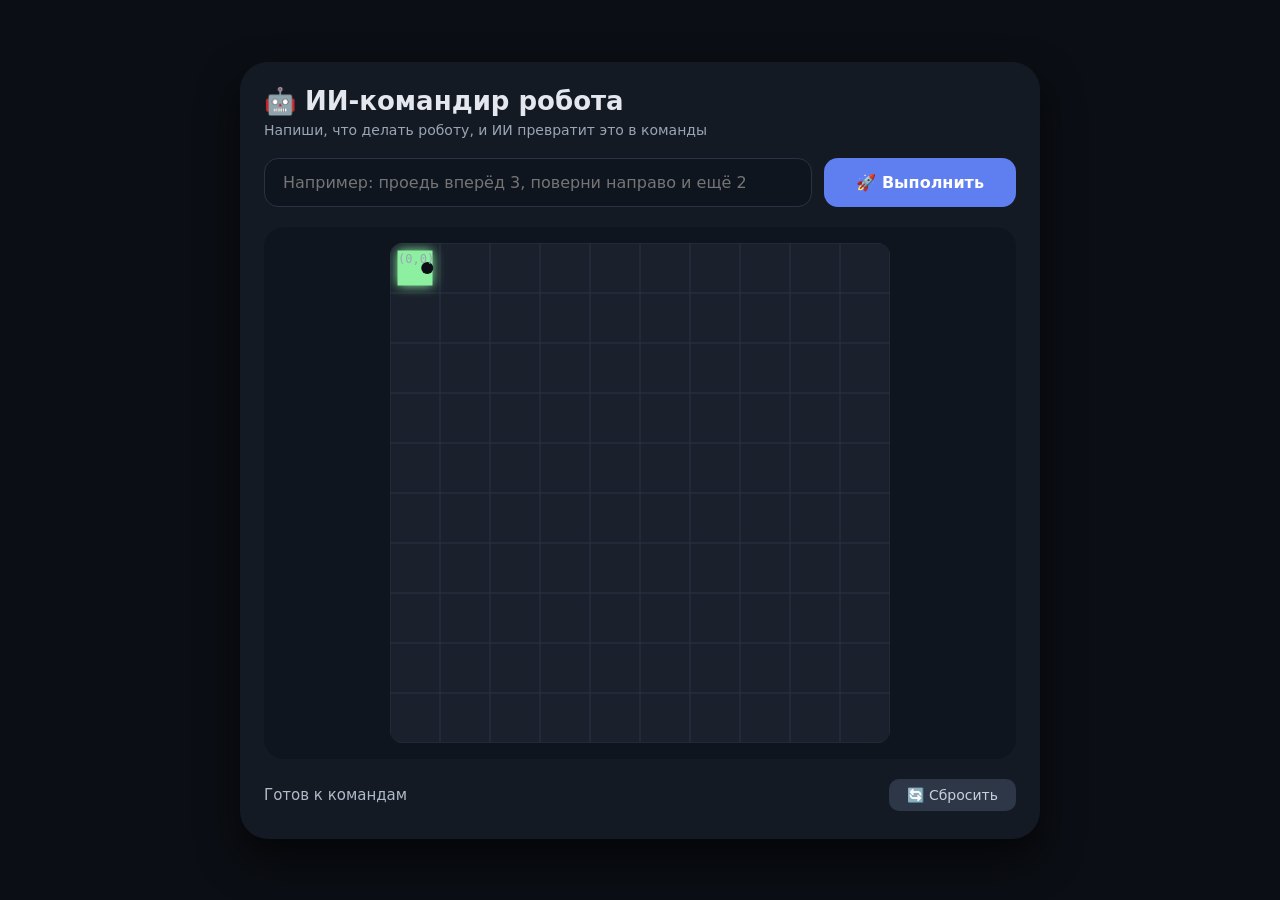
<file: index3.html>
<!DOCTYPE html>
<html lang="ru">
<head>
  <meta charset="UTF-8" />
  <meta name="viewport" content="width=device-width, initial-scale=1.0" />
  <title>ИИ-командир робота</title>
  <style>
    * {
      margin: 0;
      padding: 0;
      box-sizing: border-box;
      font-family: system-ui, sans-serif;
    }
    body {
      background: #0b0e14;
      color: #e4e7ed;
      min-height: 100vh;
      display: flex;
      justify-content: center;
      align-items: center;
      padding: 20px;
    }
    .app {
      max-width: 800px;
      width: 100%;
      background: #141a24;
      border-radius: 28px;
      padding: 24px;
      box-shadow: 0 20px 40px rgba(0,0,0,0.6);
    }
    h1 {
      font-size: 26px;
      font-weight: 600;
      margin-bottom: 6px;
    }
    .sub {
      color: #9aa5b5;
      font-size: 14px;
      margin-bottom: 20px;
    }
    .input-area {
      display: flex;
      gap: 12px;
      flex-wrap: wrap;
      margin-bottom: 20px;
    }
    .input-area input {
      flex: 1;
      padding: 14px 18px;
      background: #0f151f;
      border: 1px solid #2a3345;
      border-radius: 14px;
      color: #e4e7ed;
      font-size: 16px;
      outline: none;
      min-width: 200px;
    }
    .input-area input:focus {
      border-color: #5f7ef0;
    }
    .input-area button {
      padding: 14px 32px;
      background: #5f7ef0;
      border: none;
      border-radius: 14px;
      color: white;
      font-weight: 600;
      font-size: 16px;
      cursor: pointer;
      transition: 0.2s;
      white-space: nowrap;
    }
    .input-area button:hover {
      background: #4b6ad9;
      transform: scale(1.02);
    }
    .input-area button:disabled {
      opacity: 0.5;
      cursor: default;
      transform: none;
    }
    .canvas-wrap {
      background: #0f151f;
      border-radius: 20px;
      padding: 16px;
      display: flex;
      justify-content: center;
      margin-bottom: 16px;
    }
    canvas {
      width: 100%;
      max-width: 500px;
      aspect-ratio: 1/1;
      background: #1a212c;
      border-radius: 12px;
      display: block;
    }
    .status {
      display: flex;
      justify-content: space-between;
      align-items: center;
      gap: 12px;
      flex-wrap: wrap;
      min-height: 40px;
    }
    .status-msg {
      color: #b0bac8;
      font-size: 15px;
      flex: 1;
    }
    .status-msg.error {
      color: #f77;
    }
    .status-msg.success {
      color: #8cf0a0;
    }
    .status-msg.loading {
      color: #f0d070;
    }
    .status-msg .highlight {
      color: #fff;
      font-weight: 500;
    }
    .btn-reset {
      background: #2d3748;
      border: none;
      padding: 8px 18px;
      border-radius: 10px;
      color: #c8d0dc;
      cursor: pointer;
      font-size: 14px;
      transition: 0.2s;
    }
    .btn-reset:hover {
      background: #3f4a60;
    }
    .raw-response {
      margin-top: 12px;
      background: #0f151f;
      padding: 12px 16px;
      border-radius: 12px;
      font-size: 13px;
      color: #9aa5b5;
      word-break: break-all;
      max-height: 120px;
      overflow-y: auto;
      border: 1px solid #1f2838;
      display: none;
    }
    .raw-response.visible {
      display: block;
    }
    .raw-response strong {
      color: #c8d0dc;
    }
  </style>
</head>
<body>
<div class="app">
  <h1>🤖 ИИ-командир робота</h1>
  <div class="sub">Напиши, что делать роботу, и ИИ превратит это в команды</div>

  <div class="input-area">
    <input type="text" id="commandInput" placeholder="Например: проедь вперёд 3, поверни направо и ещё 2" />
    <button id="executeBtn">🚀 Выполнить</button>
  </div>

  <div class="canvas-wrap">
    <canvas id="robotCanvas" width="500" height="500"></canvas>
  </div>

  <div class="status">
    <div id="statusMsg" class="status-msg">Готов к командам</div>
    <button class="btn-reset" id="resetBtn">🔄 Сбросить</button>
  </div>

  <div id="rawResponse" class="raw-response"></div>
</div>

<script>
  (function() {
    // ===== КОНФИГ =====
    // ВСТАВЬ СВОЙ API-КЛЮЧ DEEPSEEK (не выкладывай в публичный репозиторий!)
    const API_KEY = 'sk-e11e9aaddf1240988871c2cbdd09e68a';  // замени на реальный ключ
    const API_URL = 'https://api.deepseek.com/v1/chat/completions';

    // ===== СОСТОЯНИЕ РОБОТА =====
    const canvas = document.getElementById('robotCanvas');
    const ctx = canvas.getContext('2d');
    const size = 500;
    const cellSize = 50;    // 10x10 сетка
    const cols = 10, rows = 10;

    // позиция робота (в клетках, от 0 до 9)
    let robotX = 0, robotY = 0;
    // направление: 0 - вверх, 1 - вправо, 2 - вниз, 3 - влево
    let direction = 1; // начинаем смотреть вправо
    // след (массив точек {x,y})
    let trail = [{x:0, y:0}];
    // флаг анимации
    let isAnimating = false;
    let animationQueue = [];

    // DOM элементы
    const statusMsg = document.getElementById('statusMsg');
    const rawDiv = document.getElementById('rawResponse');
    const inputField = document.getElementById('commandInput');
    const executeBtn = document.getElementById('executeBtn');
    const resetBtn = document.getElementById('resetBtn');

    // ===== ОТРИСОВКА =====
    function draw() {
      ctx.clearRect(0, 0, size, size);

      // сетка
      ctx.strokeStyle = '#2a3345';
      ctx.lineWidth = 1;
      for (let i = 0; i <= cols; i++) {
        ctx.beginPath();
        ctx.moveTo(i * cellSize, 0);
        ctx.lineTo(i * cellSize, size);
        ctx.stroke();
        ctx.beginPath();
        ctx.moveTo(0, i * cellSize);
        ctx.lineTo(size, i * cellSize);
        ctx.stroke();
      }

      // след (линии)
      if (trail.length > 1) {
        ctx.beginPath();
        ctx.strokeStyle = '#5f7ef0';
        ctx.lineWidth = 4;
        ctx.moveTo(trail[0].x * cellSize + cellSize/2, trail[0].y * cellSize + cellSize/2);
        for (let i = 1; i < trail.length; i++) {
          ctx.lineTo(trail[i].x * cellSize + cellSize/2, trail[i].y * cellSize + cellSize/2);
        }
        ctx.stroke();
      }

      // робот (квадратик)
      const cx = robotX * cellSize + cellSize/2;
      const cy = robotY * cellSize + cellSize/2;
      const half = cellSize * 0.35;
      ctx.fillStyle = '#8cf0a0';
      ctx.shadowColor = '#8cf0a0';
      ctx.shadowBlur = 12;
      ctx.fillRect(cx - half, cy - half, half*2, half*2);
      ctx.shadowBlur = 0;

      // "глаз" для направления
      ctx.fillStyle = '#0b0e14';
      let dx = 0, dy = 0;
      if (direction === 0) dy = -1;
      else if (direction === 1) dx = 1;
      else if (direction === 2) dy = 1;
      else if (direction === 3) dx = -1;
      ctx.beginPath();
      ctx.arc(cx + dx * half*0.7, cy + dy * half*0.7, 6, 0, 2*Math.PI);
      ctx.fill();

      // координаты в углу
      ctx.fillStyle = '#9aa5b5';
      ctx.font = '12px monospace';
      ctx.fillText(`(${robotX},${robotY})`, 8, 20);
    }

    // ===== ДВИЖЕНИЕ (анимация по очереди) =====
    function moveRobot(cmd) {
      return new Promise((resolve) => {
        const type = cmd.cmd;
        const n = cmd.n || 1;

        if (type === 'forward') {
          let steps = n;
          const interval = setInterval(() => {
            if (steps <= 0) { clearInterval(interval); resolve(); return; }
            let nx = robotX, ny = robotY;
            if (direction === 0) ny--;
            else if (direction === 1) nx++;
            else if (direction === 2) ny++;
            else if (direction === 3) nx--;
            // проверка границ
            if (nx < 0 || nx >= cols || ny < 0 || ny >= rows) {
              clearInterval(interval);
              statusMsg.textContent = '⚠️ Робот упёрся в стену!';
              statusMsg.className = 'status-msg error';
              resolve();
              return;
            }
            robotX = nx;
            robotY = ny;
            trail.push({x: robotX, y: robotY});
            draw();
            steps--;
          }, 400);
        } else if (type === 'left') {
          direction = (direction + 3) % 4;
          draw();
          setTimeout(resolve, 300);
        } else if (type === 'right') {
          direction = (direction + 1) % 4;
          draw();
          setTimeout(resolve, 300);
        } else if (type === 'stop') {
          statusMsg.textContent = '🛑 Робот остановлен';
          statusMsg.className = 'status-msg';
          setTimeout(resolve, 300);
        } else {
          resolve();
        }
      });
    }

    async function runCommands(commands) {
      if (isAnimating) return;
      isAnimating = true;
      executeBtn.disabled = true;
      statusMsg.textContent = '⏳ Выполняю команды...';
      statusMsg.className = 'status-msg loading';

      for (const cmd of commands) {
        await moveRobot(cmd);
        // если была ошибка стены, прерываем
        if (statusMsg.className.includes('error')) break;
      }

      if (!statusMsg.className.includes('error')) {
        statusMsg.textContent = '✅ Команды выполнены!';
        statusMsg.className = 'status-msg success';
      }
      isAnimating = false;
      executeBtn.disabled = false;
    }

    // ===== ВЫЗОВ DEEPSEEK =====
    async function callDeepSeek(phrase) {
      const messages = [
        { role: 'system', content: 'Ты — помощник робота. Преврати команды на естественном языке в JSON-массив команд для робота. Команды: {"cmd":"forward","n":число}, {"cmd":"left"}, {"cmd":"right"}, {"cmd":"stop"}. Отвечай только JSON-массивом, без пояснений.' },
        { role: 'user', content: phrase }
      ];

      const response = await fetch(API_URL, {
        method: 'POST',
        headers: {
          'Content-Type': 'application/json',
          'Authorization': `Bearer ${API_KEY}`
        },
        body: JSON.stringify({
          model: 'deepseek-chat',
          messages: messages,
          temperature: 0.3,
          max_tokens: 300
        })
      });

      if (!response.ok) {
        const errText = await response.text();
        throw new Error(`API ошибка ${response.status}: ${errText}`);
      }
      const data = await response.json();
      const raw = data.choices[0].message.content;
      return raw;
    }

    // ===== ОБРАБОТКА ФРАЗЫ =====
    async function handleCommand() {
      const phrase = inputField.value.trim();
      if (!phrase) {
        statusMsg.textContent = 'Введите команду!';
        statusMsg.className = 'status-msg error';
        return;
      }
      if (isAnimating) {
        statusMsg.textContent = '⏳ Дождитесь окончания анимации';
        return;
      }

      // Показываем индикатор загрузки
      statusMsg.textContent = '🧠 ИИ думает...';
      statusMsg.className = 'status-msg loading';
      executeBtn.disabled = true;
      rawDiv.classList.remove('visible');
      rawDiv.textContent = '';

      try {
        // 1. Запрос к DeepSeek
        const rawAnswer = await callDeepSeek(phrase);

        // Показываем сырой ответ (для отладки)
        rawDiv.innerHTML = `<strong>Сырой ответ ИИ:</strong> ${escapeHtml(rawAnswer)}`;
        rawDiv.classList.add('visible');

        // 2. Парсим JSON
        let commands;
        try {
          // Удаляем возможные Markdown-обёртки
          let jsonStr = rawAnswer.replace(/```json/g, '').replace(/```/g, '').trim();
          commands = JSON.parse(jsonStr);
        } catch (e) {
          throw new Error('Ответ ИИ не является валидным JSON. Попробуйте переформулировать команду.');
        }

        if (!Array.isArray(commands) || commands.length === 0) {
          throw new Error('Ответ содержит не массив команд или пуст.');
        }

        // Проверка команд
        for (const cmd of commands) {
          if (!cmd.cmd) throw new Error('Команда не содержит поле "cmd"');
          if (!['forward','left','right','stop'].includes(cmd.cmd)) {
            throw new Error(`Неизвестная команда: ${cmd.cmd}`);
          }
          if (cmd.cmd === 'forward' && (typeof cmd.n !== 'number' || cmd.n <= 0)) {
            throw new Error('Для forward нужно положительное число n');
          }
        }

        statusMsg.textContent = `✅ Получено ${commands.length} команд. Выполняю...`;
        statusMsg.className = 'status-msg success';

        // 3. Выполнить команды
        await runCommands(commands);

      } catch (error) {
        statusMsg.textContent = `❌ Ошибка: ${error.message}`;
        statusMsg.className = 'status-msg error';
      } finally {
        executeBtn.disabled = false;
      }
    }

    // ===== СБРОС =====
    function resetRobot() {
      if (isAnimating) return;
      robotX = 0; robotY = 0;
      direction = 1;
      trail = [{x:0, y:0}];
      draw();
      statusMsg.textContent = '🔄 Робот сброшен в начало';
      statusMsg.className = 'status-msg';
      rawDiv.classList.remove('visible');
    }

    // ===== ВСПОМОГАТЕЛЬНЫЕ =====
    function escapeHtml(text) {
      const div = document.createElement('div');
      div.textContent = text;
      return div.innerHTML;
    }

    // ===== СОБЫТИЯ =====
    executeBtn.addEventListener('click', handleCommand);
    resetBtn.addEventListener('click', resetRobot);
    inputField.addEventListener('keydown', (e) => {
      if (e.key === 'Enter') handleCommand();
    });

    // Начальная отрисовка
    draw();
    statusMsg.textContent = 'Готов к командам';
  })();
</script>
</body>
</html>
</file>
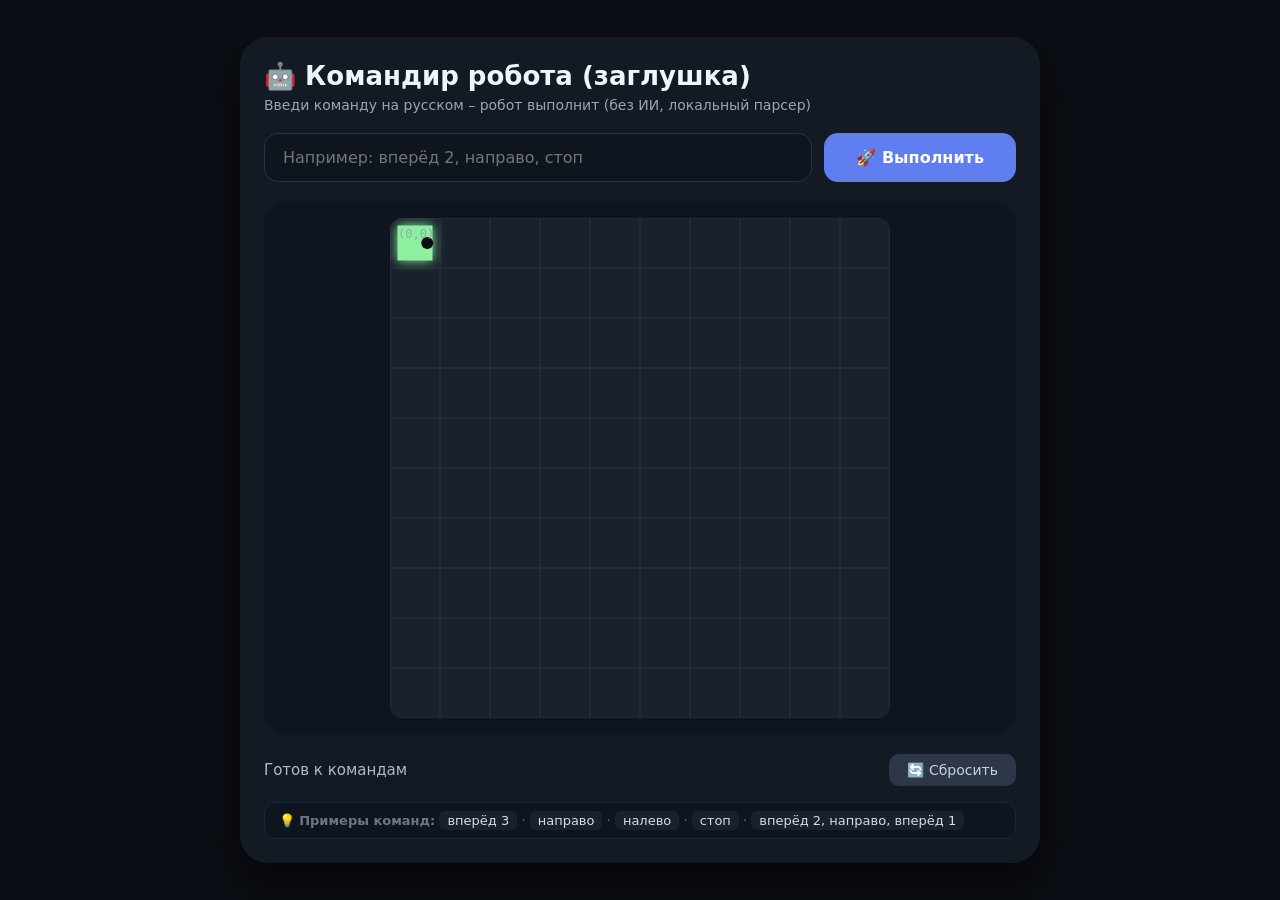
<file: index3_fallback.html>
<!DOCTYPE html>
<html lang="ru">
<head>
  <meta charset="UTF-8" />
  <meta name="viewport" content="width=device-width, initial-scale=1.0" />
  <title>Робот (заглушка) – без ИИ</title>
  <style>
    /* ===== ПОЛНЫЕ СТИЛИ ===== */
    * {
      margin: 0;
      padding: 0;
      box-sizing: border-box;
      font-family: system-ui, -apple-system, 'Segoe UI', Roboto, sans-serif;
    }
    body {
      background: #0b0e14;
      color: #e4e7ed;
      min-height: 100vh;
      display: flex;
      justify-content: center;
      align-items: center;
      padding: 20px;
    }
    .app {
      max-width: 800px;
      width: 100%;
      background: #141a24;
      border-radius: 28px;
      padding: 24px;
      box-shadow: 0 20px 40px rgba(0,0,0,0.6);
    }
    h1 {
      font-size: 26px;
      font-weight: 600;
      margin-bottom: 6px;
      color: #f0f4ff;
    }
    .sub {
      color: #9aa5b5;
      font-size: 14px;
      margin-bottom: 20px;
    }
    .input-area {
      display: flex;
      gap: 12px;
      flex-wrap: wrap;
      margin-bottom: 20px;
    }
    .input-area input {
      flex: 1;
      padding: 14px 18px;
      background: #0f151f;
      border: 1px solid #2a3345;
      border-radius: 14px;
      color: #e4e7ed;
      font-size: 16px;
      outline: none;
      min-width: 200px;
      transition: border-color 0.2s;
    }
    .input-area input:focus {
      border-color: #5f7ef0;
    }
    .input-area button {
      padding: 14px 32px;
      background: #5f7ef0;
      border: none;
      border-radius: 14px;
      color: white;
      font-weight: 600;
      font-size: 16px;
      cursor: pointer;
      transition: 0.2s;
      white-space: nowrap;
    }
    .input-area button:hover:not(:disabled) {
      background: #4b6ad9;
      transform: scale(1.02);
    }
    .input-area button:disabled {
      opacity: 0.5;
      cursor: default;
      transform: none;
    }
    .canvas-wrap {
      background: #0f151f;
      border-radius: 20px;
      padding: 16px;
      display: flex;
      justify-content: center;
      margin-bottom: 16px;
    }
    canvas {
      width: 100%;
      max-width: 500px;
      aspect-ratio: 1/1;
      background: #1a212c;
      border-radius: 12px;
      display: block;
    }
    .status {
      display: flex;
      justify-content: space-between;
      align-items: center;
      gap: 12px;
      flex-wrap: wrap;
      min-height: 40px;
    }
    .status-msg {
      color: #b0bac8;
      font-size: 15px;
      flex: 1;
      transition: color 0.2s;
    }
    .status-msg.error {
      color: #f77;
    }
    .status-msg.success {
      color: #8cf0a0;
    }
    .status-msg.loading {
      color: #f0d070;
    }
    .btn-reset {
      background: #2d3748;
      border: none;
      padding: 8px 18px;
      border-radius: 10px;
      color: #c8d0dc;
      cursor: pointer;
      font-size: 14px;
      transition: 0.2s;
    }
    .btn-reset:hover {
      background: #3f4a60;
    }
    /* Подсказка для примера */
    .hint {
      margin-top: 12px;
      font-size: 13px;
      color: #6a7688;
      background: #0f151f;
      padding: 10px 14px;
      border-radius: 12px;
      border: 1px solid #1f2838;
    }
    .hint code {
      background: #1a212c;
      padding: 2px 8px;
      border-radius: 6px;
      color: #d4dce6;
    }
    @media (max-width: 500px) {
      .app { padding: 16px; }
      .input-area { flex-direction: column; }
      .input-area input { min-width: auto; }
      .input-area button { width: 100%; }
    }
  </style>
</head>
<body>
<div class="app">
  <h1>🤖 Командир робота (заглушка)</h1>
  <div class="sub">Введи команду на русском – робот выполнит (без ИИ, локальный парсер)</div>

  <div class="input-area">
    <input type="text" id="commandInput" placeholder="Например: вперёд 2, направо, стоп" />
    <button id="executeBtn">🚀 Выполнить</button>
  </div>

  <div class="canvas-wrap">
    <canvas id="robotCanvas" width="500" height="500"></canvas>
  </div>

  <div class="status">
    <div id="statusMsg" class="status-msg">Готов</div>
    <button class="btn-reset" id="resetBtn">🔄 Сбросить</button>
  </div>

  <div class="hint">
    💡 <strong>Примеры команд:</strong>
    <code>вперёд 3</code> · <code>направо</code> · <code>налево</code> · <code>стоп</code> ·
    <code>вперёд 2, направо, вперёд 1</code>
  </div>
</div>

<script>
  // ============================================================
  //  ВЕСЬ JS – логика робота + локальный парсер (без вызова API)
  // ============================================================
  (function() {
    // --- Элементы ---
    const canvas = document.getElementById('robotCanvas');
    const ctx = canvas.getContext('2d');
    const statusMsg = document.getElementById('statusMsg');
    const inputField = document.getElementById('commandInput');
    const executeBtn = document.getElementById('executeBtn');
    const resetBtn = document.getElementById('resetBtn');

    // --- Параметры сетки ---
    const size = 500;
    const cellSize = 50;   // 10x10
    const cols = 10, rows = 10;

    // --- Состояние робота ---
    let robotX = 0, robotY = 0;          // текущие координаты (клетки)
    let direction = 1;                   // 0=вверх, 1=вправо, 2=вниз, 3=влево
    let trail = [{x: 0, y: 0}];          // массив пройденных клеток (след)
    let isAnimating = false;

    // ===== Отрисовка =====
    function draw() {
      ctx.clearRect(0, 0, size, size);

      // Сетка
      ctx.strokeStyle = '#2a3345';
      ctx.lineWidth = 1;
      for (let i = 0; i <= cols; i++) {
        ctx.beginPath();
        ctx.moveTo(i * cellSize, 0);
        ctx.lineTo(i * cellSize, size);
        ctx.stroke();
        ctx.beginPath();
        ctx.moveTo(0, i * cellSize);
        ctx.lineTo(size, i * cellSize);
        ctx.stroke();
      }

      // След (линии)
      if (trail.length > 1) {
        ctx.beginPath();
        ctx.strokeStyle = '#5f7ef0';
        ctx.lineWidth = 4;
        ctx.moveTo(trail[0].x * cellSize + cellSize/2, trail[0].y * cellSize + cellSize/2);
        for (let i = 1; i < trail.length; i++) {
          ctx.lineTo(trail[i].x * cellSize + cellSize/2, trail[i].y * cellSize + cellSize/2);
        }
        ctx.stroke();
      }

      // Робот (квадратик)
      const cx = robotX * cellSize + cellSize/2;
      const cy = robotY * cellSize + cellSize/2;
      const half = cellSize * 0.35;
      ctx.fillStyle = '#8cf0a0';
      ctx.shadowColor = '#8cf0a0';
      ctx.shadowBlur = 12;
      ctx.fillRect(cx - half, cy - half, half*2, half*2);
      ctx.shadowBlur = 0;

      // Глаз (показывает направление)
      ctx.fillStyle = '#0b0e14';
      let dx = 0, dy = 0;
      if (direction === 0) dy = -1;
      else if (direction === 1) dx = 1;
      else if (direction === 2) dy = 1;
      else if (direction === 3) dx = -1;
      ctx.beginPath();
      ctx.arc(cx + dx * half*0.7, cy + dy * half*0.7, 6, 0, 2 * Math.PI);
      ctx.fill();

      // Координаты (для отладки)
      ctx.fillStyle = '#9aa5b5';
      ctx.font = '12px monospace';
      ctx.fillText(`(${robotX},${robotY})`, 8, 20);
    }

    // ===== Движение с анимацией (по одной команде) =====
    function moveRobot(cmd) {
      return new Promise((resolve) => {
        const type = cmd.cmd;
        const n = cmd.n || 1;

        if (type === 'forward') {
          let steps = n;
          const interval = setInterval(() => {
            if (steps <= 0) {
              clearInterval(interval);
              resolve();
              return;
            }
            let nx = robotX, ny = robotY;
            if (direction === 0) ny--;
            else if (direction === 1) nx++;
            else if (direction === 2) ny++;
            else if (direction === 3) nx--;

            // Проверка границ
            if (nx < 0 || nx >= cols || ny < 0 || ny >= rows) {
              clearInterval(interval);
              statusMsg.textContent = '⚠️ Стена! Робот не может двигаться дальше.';
              statusMsg.className = 'status-msg error';
              resolve();
              return;
            }
            robotX = nx;
            robotY = ny;
            trail.push({x: robotX, y: robotY});
            draw();
            steps--;
          }, 400);  // скорость анимации
        } else if (type === 'left') {
          direction = (direction + 3) % 4;
          draw();
          setTimeout(resolve, 300);
        } else if (type === 'right') {
          direction = (direction + 1) % 4;
          draw();
          setTimeout(resolve, 300);
        } else if (type === 'stop') {
          statusMsg.textContent = '🛑 Стоп. Робот остановлен.';
          statusMsg.className = 'status-msg';
          setTimeout(resolve, 300);
        } else {
          resolve();
        }
      });
    }

    // ===== Запуск цепочки команд =====
    async function runCommands(commands) {
      if (isAnimating) return;
      isAnimating = true;
      executeBtn.disabled = true;
      statusMsg.textContent = '⏳ Выполняю команды...';
      statusMsg.className = 'status-msg loading';

      for (const cmd of commands) {
        await moveRobot(cmd);
        // Если произошла ошибка стены – прерываем
        if (statusMsg.className.includes('error')) break;
      }

      if (!statusMsg.className.includes('error')) {
        statusMsg.textContent = '✅ Все команды выполнены!';
        statusMsg.className = 'status-msg success';
      }
      isAnimating = false;
      executeBtn.disabled = false;
    }

    // ===== ЛОКАЛЬНЫЙ ПАРСЕР (ЗАГЛУШКА) =====
    // Разбирает русские фразы на команды без обращения к ИИ
    function parseCommands(phrase) {
      const lower = phrase.toLowerCase();
      const commands = [];

      // Разбиваем по запятым, "и", точке с запятой
      const parts = lower.split(/[,;и]+/).map(s => s.trim()).filter(s => s.length > 0);

      if (parts.length === 0) {
        // Если ничего не разбилось – попробуем найти числа отдельно
        const numbers = lower.match(/\d+/g);
        if (numbers) {
          for (let num of numbers) {
            commands.push({cmd: 'forward', n: parseInt(num)});
          }
        } else {
          // Иначе просто двигаемся вперёд на 1
          commands.push({cmd: 'forward', n: 1});
        }
        return commands;
      }

      for (let part of parts) {
        if (part.includes('стоп')) {
          commands.push({cmd: 'stop'});
          continue;
        }
        if (part.includes('направо') || part.includes('вправо') || part.includes('прав')) {
          commands.push({cmd: 'right'});
          continue;
        }
        if (part.includes('налево') || part.includes('влево') || part.includes('лев')) {
          commands.push({cmd: 'left'});
          continue;
        }
        if (part.includes('вперёд') || part.includes('вперед') || part.includes('впер')) {
          // Ищем число в этой части
          const match = part.match(/(\d+)/);
          const n = match ? parseInt(match[1]) : 1;
          commands.push({cmd: 'forward', n: n});
          continue;
        }
        // Если ничего не распознано – игнорируем эту часть
      }

      // Если не нашли ни одной команды – добавим движение вперёд на 1
      if (commands.length === 0) {
        commands.push({cmd: 'forward', n: 1});
      }
      return commands;
    }

    // ===== Обработчик кнопки =====
    async function handleCommand() {
      const phrase = inputField.value.trim();
      if (!phrase) {
        statusMsg.textContent = 'Введите команду!';
        statusMsg.className = 'status-msg error';
        return;
      }
      if (isAnimating) {
        statusMsg.textContent = '⏳ Дождитесь окончания анимации';
        statusMsg.className = 'status-msg loading';
        return;
      }

      const commands = parseCommands(phrase);
      if (commands.length === 0) {
        statusMsg.textContent = 'Не удалось распознать команду. Попробуйте "вперёд 2, направо"';
        statusMsg.className = 'status-msg error';
        return;
      }
      await runCommands(commands);
    }

    // ===== Сброс =====
    function resetRobot() {
      if (isAnimating) return;
      robotX = 0;
      robotY = 0;
      direction = 1;
      trail = [{x: 0, y: 0}];
      draw();
      statusMsg.textContent = '🔄 Робот сброшен в начало';
      statusMsg.className = 'status-msg';
    }

    // ===== Навешиваем события =====
    executeBtn.addEventListener('click', handleCommand);
    resetBtn.addEventListener('click', resetRobot);
    inputField.addEventListener('keydown', (e) => {
      if (e.key === 'Enter') handleCommand();
    });

    // ===== Стартовая отрисовка =====
    draw();
    statusMsg.textContent = 'Готов к командам';
  })();
</script>
</body>
</html>
</file>
